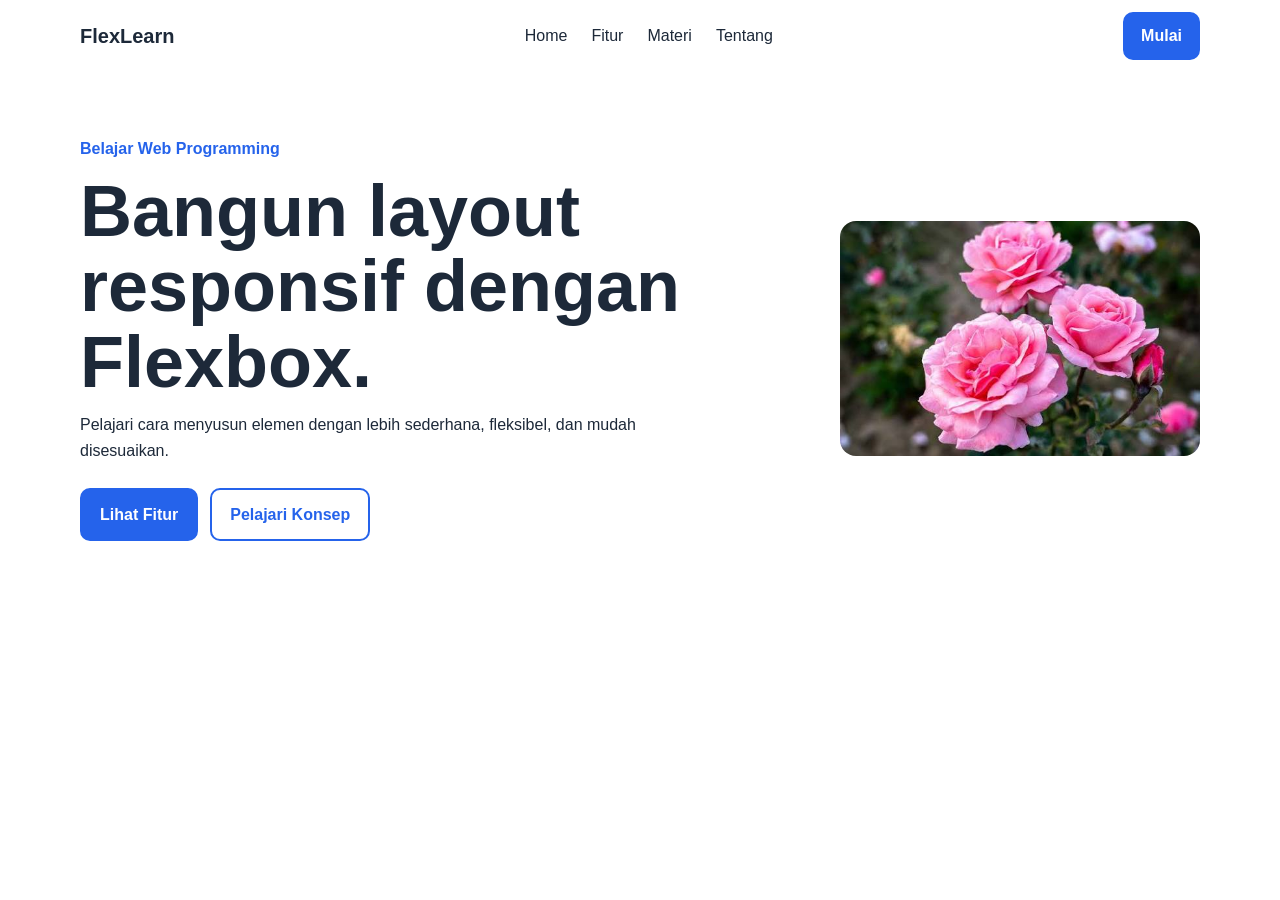
<file: Latihan 2/index.html>
<!DOCTYPE html>
<html lang="id">
<head>
  <meta charset="UTF-8">
  <meta name="viewport" content="width=device-width, initial-scale=1.0">
  <title>FlexLearn - Latihan 2</title>
  <link rel="stylesheet" href="style.css">
</head>
<body>
  <header class="site-header">
    <a class="brand" href="#">FlexLearn</a>

    <nav>
      <ul class="nav-list">
        <li><a href="#">Home</a></li>
        <li><a href="#">Fitur</a></li>
        <li><a href="#">Materi</a></li>
        <li><a href="#">Tentang</a></li>
      </ul>
    </nav>

    <a class="button button-small" href="#">Mulai</a>
  </header>

  <main>
    <section class="hero" id="home">
      <div class="hero-copy">
        <span class="eyebrow">Belajar Web Programming</span>
        <h1>Bangun layout responsif dengan Flexbox.</h1>
        <p>
          Pelajari cara menyusun elemen dengan lebih sederhana, fleksibel,
          dan mudah disesuaikan.
        </p>
        <div class="hero-actions">
          <a class="button" href="#fitur">Lihat Fitur</a>
          <a class="button secondary" href="#tentang">Pelajari Konsep</a>
        </div>
      </div>

      <div class="hero-visual">
        <img src="assets/hero.jpg" alt="Ilustrasi belajar web programming">
      </div>
    </section>
  </main>
</body>
</html>
</file>
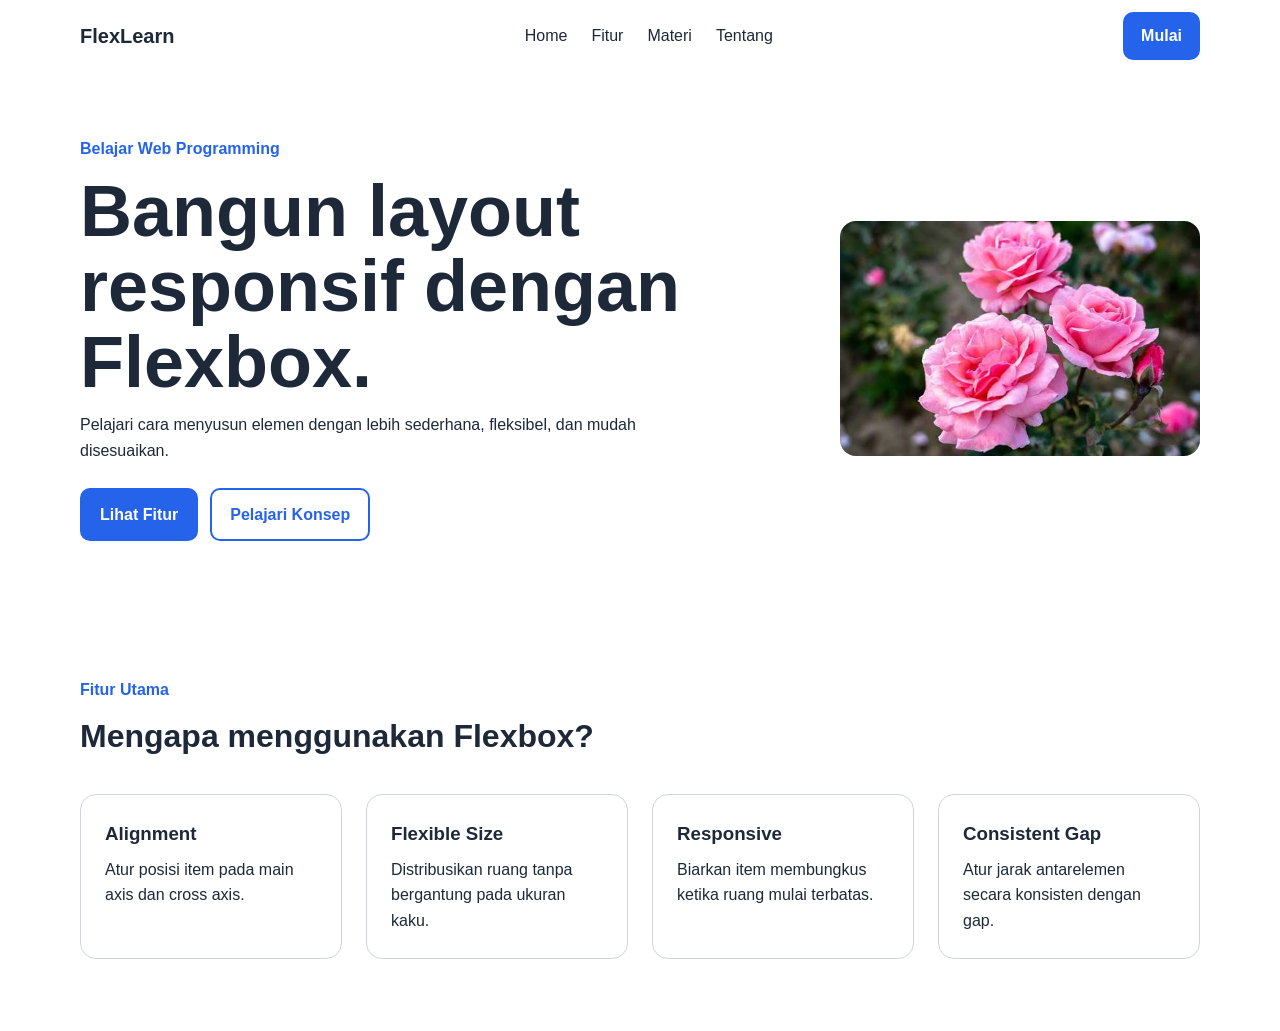
<file: Latihan 3/index.html>
<!DOCTYPE html>
<html lang="id">
<head>
  <meta charset="UTF-8">
  <meta name="viewport" content="width=device-width, initial-scale=1.0">
  <title>FlexLearn - Latihan 3</title>
  <link rel="stylesheet" href="style.css">
</head>
<body>
  <header class="site-header">
    <a class="brand" href="#home">FlexLearn</a>

    <nav>
      <ul class="nav-list">
        <li><a href="#home">Home</a></li>
        <li><a href="#fitur">Fitur</a></li>
        <li><a href="#">Materi</a></li>
        <li><a href="#">Tentang</a></li>
      </ul>
    </nav>

    <a class="button button-small" href="#">Mulai</a>
  </header>

  <main>
    <section class="hero" id="home">
      <div class="hero-copy">
        <span class="eyebrow">Belajar Web Programming</span>
        <h1>Bangun layout responsif dengan Flexbox.</h1>
        <p>
          Pelajari cara menyusun elemen dengan lebih sederhana, fleksibel,
          dan mudah disesuaikan.
        </p>
        <div class="hero-actions">
          <a class="button" href="#fitur">Lihat Fitur</a>
          <a class="button secondary" href="#">Pelajari Konsep</a>
        </div>
      </div>

      <div class="hero-visual">
        <img src="assets/hero.jpg" alt="Ilustrasi belajar web programming">
      </div>
    </section>

    <section class="features" id="fitur">
      <div class="section-heading">
        <p class="eyebrow">Fitur Utama</p>
        <h2>Mengapa menggunakan Flexbox?</h2>
      </div>

      <div class="card-list">
        <article class="card">
          <h3>Alignment</h3>
          <p>Atur posisi item pada main axis dan cross axis.</p>
        </article>
        <article class="card">
          <h3>Flexible Size</h3>
          <p>Distribusikan ruang tanpa bergantung pada ukuran kaku.</p>
        </article>
        <article class="card">
          <h3>Responsive</h3>
          <p>Biarkan item membungkus ketika ruang mulai terbatas.</p>
        </article>
        <article class="card">
          <h3>Consistent Gap</h3>
          <p>Atur jarak antarelemen secara konsisten dengan gap.</p>
        </article>
      </div>
    </section>
  </main>
</body>
</html>
</file>
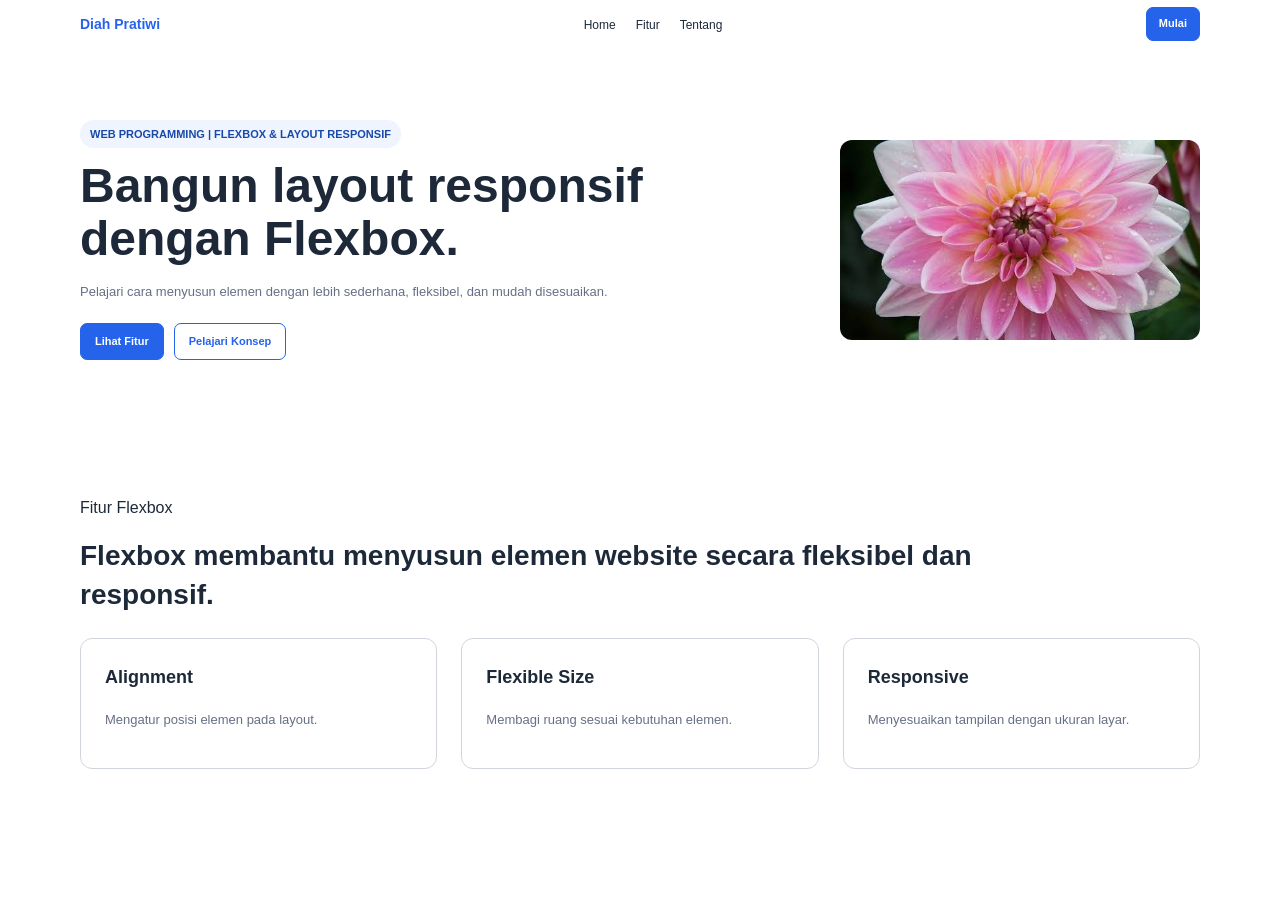
<file: mini challenge/index.html>
<!DOCTYPE html>
<html lang="id">
<head>
    <meta charset="UTF-8">
    <meta name="viewport" content="width=device-width, initial-scale=1.0">
    <title>FlexLearn - Diah Pratiwi</title>
    <link rel="stylesheet" href="style.css">
</head>
<body>

    <!-- Navigation Bar -->
    <header class="site-header">
        <a href="#home" class="brand">Diah Pratiwi</a>

        <nav>
            <ul class="nav-list">
                <li><a href="#home">Home</a></li>
                <li><a href="#fitur">Fitur</a></li>
                <li><a href="#tentang">Tentang</a></li>
            </ul>
        </nav>

        <a href="#mulai" class="button button-small">Mulai</a>
    </header>

    <main>

        <!-- Hero Section -->
        <section class="hero" id="home">

            <div class="hero-copy">

                <!-- Badge Hero -->
                <span class="eyebrow">
                    WEB PROGRAMMING | FLEXBOX & LAYOUT RESPONSIF
                </span>

                <h1>Bangun layout responsif dengan Flexbox.</h1>

                <p>
                    Pelajari cara menyusun elemen dengan lebih sederhana,
                    fleksibel, dan mudah disesuaikan.
                </p>

                <div class="hero-actions">
                    <a href="#fitur" class="button">Lihat Fitur</a>

                    <a href="#tentang" class="button secondary">
                        Pelajari Konsep
                    </a>
                </div>

            </div>

            <div class="hero-visual">
                <img
                    src="assets/bunga.jpg"
                    alt="Bunga aster putih"
                >
            </div>

        </section>

        <!-- Features Section -->
        <section class="features" id="fitur">

            <h2>Fitur Flexbox</h2>

            <p class="features-description">
                Flexbox membantu menyusun elemen website secara fleksibel
                dan responsif.
            </p>

            <div class="card-list">

                <article class="card">
                    <h3>Alignment</h3>
                    <p>Mengatur posisi elemen pada layout.</p>
                </article>

                <article class="card">
                    <h3>Flexible Size</h3>
                    <p>Membagi ruang sesuai kebutuhan elemen.</p>
                </article>

                <article class="card">
                    <h3>Responsive</h3>
                    <p>Menyesuaikan tampilan dengan ukuran layar.</p>
                </article>

            </div>
        </section>

        <!-- About Section -->
        <section class="about" id="tentang">

</body>
</html>
</file>
<file: Latihan 2/style.css>
* {
  box-sizing: border-box;
}

body {
  margin: 0;
  font-family: Arial, sans-serif;
  color: #1d2939;
  line-height: 1.6;
}

a {
  color: inherit;
  text-decoration: none;
}

img {
  display: block;
  max-width: 100%;
}

.site-header,
main {
  width: min(1120px, calc(100% - 40px));
  margin-inline: auto;
}

.site-header {
  min-height: 72px;
  display: flex;
  align-items: center;
  justify-content: space-between;
  gap: 24px;
}

.brand {
  font-size: 1.25rem;
  font-weight: 700;
}

.nav-list {
  list-style: none;
  display: flex;
  align-items: center;
  gap: 24px;
  margin: 0;
  padding: 0;
}

.nav-list a:hover {
  color: #2563eb;
}

.hero {
  min-height: 520px;
  display: flex;
  align-items: center;
  gap: 48px;
  padding-block: 64px;
}

.hero-copy {
  min-width: 0;
  flex: 2 1 520px;
}

.hero-visual {
  min-width: 0;
  flex: 0 1 360px;
}

.hero-visual img {
  width: 100%;
  border-radius: 16px;
}

.eyebrow {
  color: #2563eb;
  font-weight: 700;
}

h1 {
  max-width: 640px;
  margin-block: 12px;
  font-size: clamp(2.5rem, 6vw, 4.5rem);
  line-height: 1.05;
}

.hero-copy > p {
  max-width: 620px;
  margin: 0;
}

.hero-actions {
  display: flex;
  flex-wrap: wrap;
  gap: 12px;
  margin-top: 24px;
}

.button {
  display: inline-flex;
  align-items: center;
  justify-content: center;
  padding: 12px 18px;
  border: 2px solid #2563eb;
  border-radius: 10px;
  background: #2563eb;
  color: white;
  font-weight: 700;
}

.button.secondary {
  background: white;
  color: #2563eb;
}

.button-small {
  padding: 9px 16px;
}
</file>
<file: Latihan 3/style.css>
* {
  box-sizing: border-box;
}

body {
  margin: 0;
  font-family: Arial, sans-serif;
  color: #1d2939;
  line-height: 1.6;
}

a {
  color: inherit;
  text-decoration: none;
}

img {
  display: block;
  max-width: 100%;
}

.site-header,
main {
  width: min(1120px, calc(100% - 40px));
  margin-inline: auto;
}

.site-header {
  min-height: 72px;
  display: flex;
  align-items: center;
  justify-content: space-between;
  gap: 24px;
}

.brand {
  font-size: 1.25rem;
  font-weight: 700;
}

.nav-list {
  list-style: none;
  display: flex;
  align-items: center;
  gap: 24px;
  margin: 0;
  padding: 0;
}

.nav-list a:hover {
  color: #2563eb;
}

.hero {
  min-height: 520px;
  display: flex;
  align-items: center;
  gap: 48px;
  padding-block: 64px;
}

.hero-copy {
  min-width: 0;
  flex: 2 1 520px;
}

.hero-visual {
  min-width: 0;
  flex: 0 1 360px;
}

.hero-visual img {
  width: 100%;
  border-radius: 16px;
}

.eyebrow {
  color: #2563eb;
  font-weight: 700;
}

h1 {
  max-width: 640px;
  margin-block: 12px;
  font-size: clamp(2.5rem, 6vw, 4.5rem);
  line-height: 1.05;
}

.hero-copy > p {
  max-width: 620px;
  margin: 0;
}

.hero-actions {
  display: flex;
  flex-wrap: wrap;
  gap: 12px;
  margin-top: 24px;
}

.button {
  display: inline-flex;
  align-items: center;
  justify-content: center;
  padding: 12px 18px;
  border: 2px solid #2563eb;
  border-radius: 10px;
  background: #2563eb;
  color: white;
  font-weight: 700;
}

.button.secondary {
  background: white;
  color: #2563eb;
}

.button-small {
  padding: 9px 16px;
}

.features {
  padding-block: 72px;
}

.section-heading .eyebrow {
  margin: 0;
}

.section-heading h2 {
  margin-block: 8px 0;
  font-size: 2rem;
}

.card-list {
  display: flex;
  flex-wrap: wrap;
  gap: 24px;
  margin-top: 32px;
}

.card {
  flex: 1 1 240px;
  padding: 24px;
  border: 1px solid #d0d5dd;
  border-radius: 16px;
  background: white;
}

.card h3 {
  margin-top: 0;
  margin-bottom: 8px;
}

.card p {
  margin: 0;
}

.card-list.demo-align-content {
  min-height: 600px;
  align-content: space-between;
}
</file>
<file: mini challenge/style.css>
/* =========================
   RESET DAN DASAR
========================= */
* {
    box-sizing: border-box;
}

body {
    margin: 0;
    font-family: Arial, sans-serif;
    color: #1d2939;
    background: #ffffff;
    line-height: 1.6;
}

/* =========================
   CONTAINER
========================= */
.site-header,
main,
.site-footer {
    width: min(1120px, calc(100% - 64px));
    margin-inline: auto;
}

/* =========================
   NAVIGATION BAR
========================= */
.site-header {
    min-height: 48px;
    display: flex;
    align-items: center;
    justify-content: space-between;
    gap: 24px;
}

.brand {
    color: #2563eb;
    font-size: 14px;
    font-weight: 700;
    text-decoration: none;
}

.nav-list {
    list-style: none;
    display: flex;
    align-items: center;
    gap: 20px;
    margin: 0;
    padding: 0;
}

.nav-list a {
    color: #1d2939;
    font-size: 12px;
    text-decoration: none;
    transition: color 0.3s ease;
}

.nav-list a:hover {
    color: #2563eb;
}

/* =========================
   BUTTONS
========================= */
.button {
    display: inline-flex;
    align-items: center;
    justify-content: center;
    padding: 9px 14px;
    border: 1px solid #2563eb;
    border-radius: 7px;
    background: #2563eb;
    color: #ffffff;
    font-size: 11px;
    font-weight: 700;
    text-decoration: none;
    transition: background 0.3s ease;
}

.button:hover {
    background: #1d4ed8;
}

.button-small {
    padding: 7px 12px;
}

.button.secondary {
    background: #ffffff;
    color: #2563eb;
}

.button.secondary:hover {
    background: #eff6ff;
}

/* =========================
   HERO SECTION
========================= */
.hero {
    min-height: 400px;
    display: flex;
    align-items: center;
    gap: 32px;
    padding-block: 48px 64px;
}

/* Hero Text */
.hero-copy {
    flex: 2 1 520px;
    min-width: 0;
    display: flex;
    flex-direction: column;
}

.hero-copy h1 {
    font-size: 48px;
    line-height: 1.1;
    margin: 12px 0 16px;
    font-weight: 700;
}

.hero-copy p {
    color: #667085;
    font-size: 13px;
    line-height: 1.6;
    margin: 0 0 20px;
}

/* =========================
   BADGE HERO
========================= */
.eyebrow {
    display: inline-flex;
    align-self: flex-start;
    padding: 6px 10px;
    border-radius: 999px;
    background: #eff4ff;
    color: #1849a9;
    font-size: 11px;
    font-weight: 700;
    line-height: 1.5;
}

/* =========================
   HERO BUTTONS
========================= */
.hero-actions {
    display: flex;
    flex-wrap: wrap;
    gap: 10px;
}

/* =========================
   HERO IMAGE
========================= */
.hero-visual {
    flex: 0 1 360px;
    min-width: 0;
}

.hero-visual img {
    display: block;
    width: 100%;
    height: 200px;
    object-fit: cover;
    border-radius: 12px;
}

/* =========================
   FEATURES SECTION
========================= */
.features {
    padding-block: 48px;
}

/* Judul kecil dan tidak bold */
.features h2 {
    font-size: 16px;
    font-weight: 400;
    line-height: 1.5;
    color: #1d2939;
    margin: 0 0 16px;
}

/* Deskripsi besar dan bold */
.features-description {
    font-size: 28px;
    font-weight: 700;
    line-height: 1.4;
    color: #1d2939;
    margin: 0;
    max-width: 900px;
}

/* =========================
   FEATURE CARDS
========================= */
.card-list {
    display: flex;
    flex-wrap: wrap;
    gap: 24px;
    margin-top: 24px;
}

.card {
    flex: 1 1 240px;
    min-width: 0;
    padding: 24px;
    border: 1px solid #d0d5dd;
    border-radius: 12px;
    background: #ffffff;
}

.card h3 {
    margin-top: 0;
    font-size: 18px;
    font-weight: 700;
}

.card p {
    color: #667085;
    font-size: 13px;
}

/* =========================
   ABOUT SECTION
========================= */
.about {
    display: flex;
    flex-direction: column;
    align-items: flex-start;
    gap: 8px;
    padding-block: 48px;
}

.about h2 {
    font-size: 28px;
    font-weight: 700;
    margin: 0;
}

.about p {
    color: #667085;
    font-size: 14px;
    margin-top: 0;
}

/* =========================
   FOOTER
========================= */
.site-footer {
    padding-block: 20px;
    border-top: 1px solid #e4e7ec;
    color: #667085;
    font-size: 12px;
}

/* =========================
   RESPONSIVE TABLET
========================= */
@media (max-width: 768px) {
    .site-header {
        flex-wrap: wrap;
        padding-block: 12px;
    }

    .nav-list {
        gap: 14px;
    }

    .hero {
        flex-direction: column;
        align-items: stretch;
        gap: 28px;
        padding-block: 32px;
    }

    .hero-copy,
    .hero-visual {
        flex: 1 1 auto;
    }

    .hero-copy h1 {
        font-size: 36px;
    }

    .hero-visual img {
        height: auto;
    }

    .features-description {
        font-size: 24px;
    }

    .about {
        gap: 12px;
    }
}

/* =========================
   RESPONSIVE MOBILE
========================= */
@media (max-width: 480px) {
    .site-header,
    main,
    .site-footer {
        width: calc(100% - 32px);
    }

    .hero-copy h1 {
        font-size: 30px;
    }

    .eyebrow {
        font-size: 9px;
        padding: 5px 8px;
    }

    .hero-actions {
        flex-direction: column;
        align-items: stretch;
    }

    .hero-actions .button {
        width: 100%;
    }

    .features-description {
        font-size: 20px;
    }

    .card-list {
        gap: 16px;
    }
}
</file>
